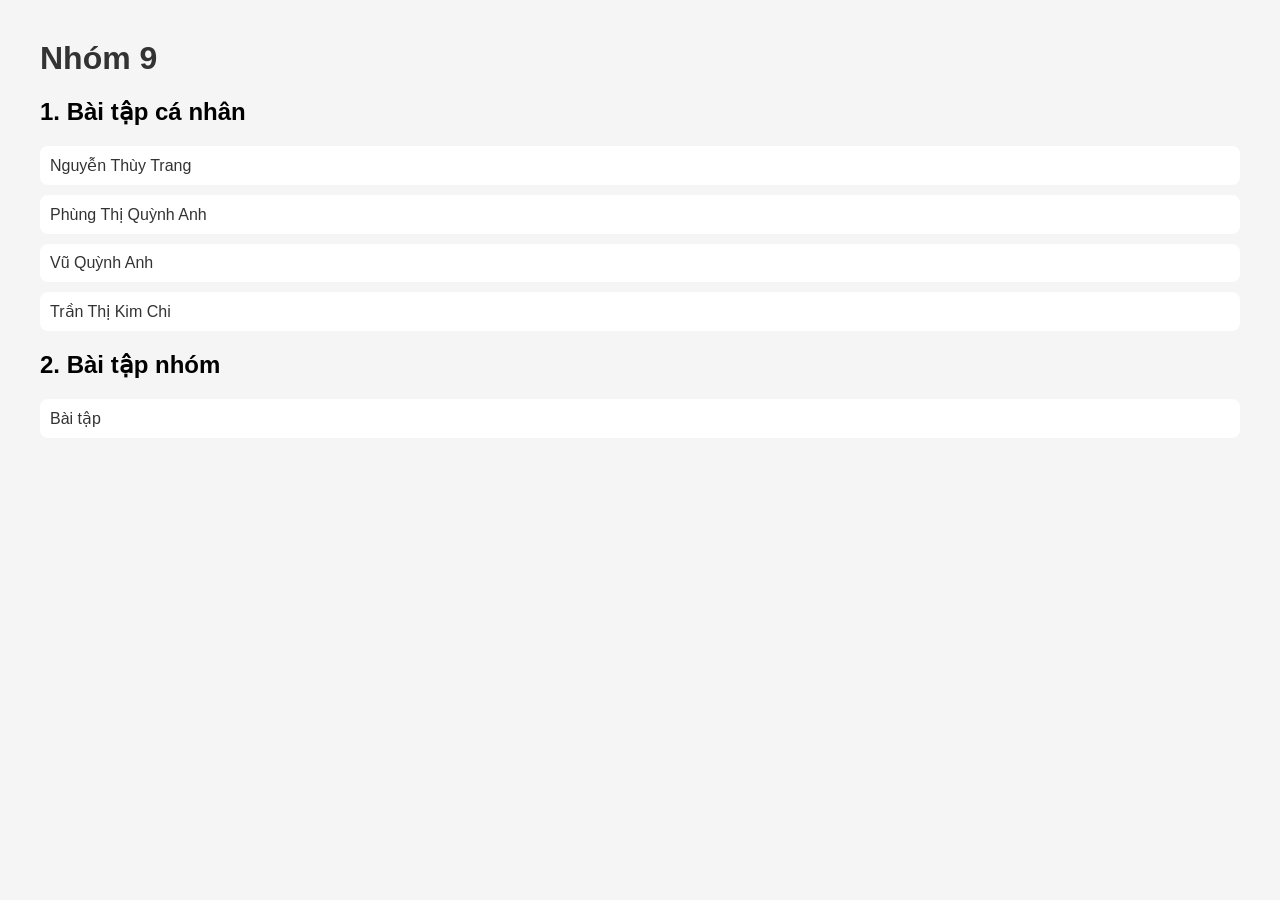
<file: index.html>
<!DOCTYPE html>
<html lang="en">
<head>
    <meta charset="UTF-8">
    <meta name="viewport" content="width=device-width, initial-scale=1.0">

    <title>Hệ thống bài tập Lập trình Web</title>

    <link rel="stylesheet" href="css/style.css">
</head>
<body>

    <h1>Nhóm 9</h1>

    <div class="section">
        <h2>1. Bài tập cá nhân</h2>
        <div class="task-list">
            <a href="NguyenThuyTrang/index.html">Nguyễn Thùy Trang</a>
            <a href="AnhPhungThiQuynh/index.html">Phùng Thị Quỳnh Anh</a>
            <a href="VuQuynhAnh/index.html">Vũ Quỳnh Anh</a>
            <a href="TranThiKimChi/index.html">Trần Thị Kim Chi</a>
        </div>
    </div>


    <div class="section">
        <h2>2. Bài tập nhóm</h2>
        <div class="task-list">
            <a href="tasks/group/about.html">Bài tập</a>
        </div>
    </div>
</body>
</html>
</file>
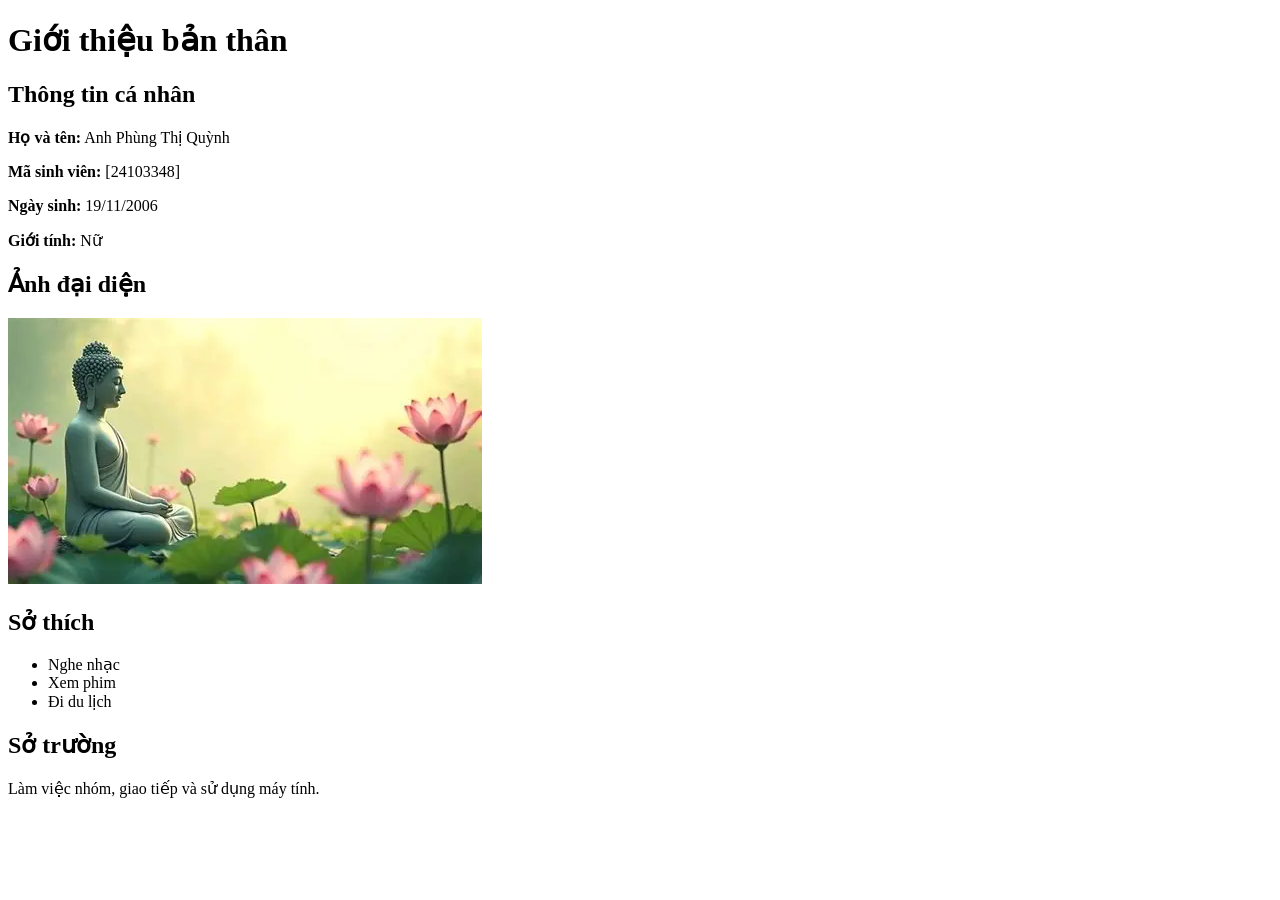
<file: AnhPhungThiQuynh/index.html>
<!DOCTYPE html>
<html lang="vi">
<head>
    <meta charset="UTF-8">
    <meta name="viewport" content="width=device-width, initial-scale=1.0">
    <title>Giới thiệu bản thân - Anh Phùng Thị Quỳnh</title>
</head>
<body>
    <h1>Giới thiệu bản thân</h1>

    <h2>Thông tin cá nhân</h2>
    <p><strong>Họ và tên:</strong> Anh Phùng Thị Quỳnh</p>
    <p><strong>Mã sinh viên:</strong> [24103348]</p>
    <p><strong>Ngày sinh:</strong> 19/11/2006</p>
    <p><strong>Giới tính:</strong> Nữ</p>

    <h2>Ảnh đại diện</h2>
    <img src="avatar.jpg" alt="Ảnh đại diện của Anh Phùng Thị Quỳnh">

    <h2>Sở thích</h2>
    <ul>
        <li>Nghe nhạc</li>
        <li>Xem phim</li>
        <li>Đi du lịch</li>
    </ul>

    <h2>Sở trường</h2>
    <p>Làm việc nhóm, giao tiếp và sử dụng máy tính.</p>
</body>
</html>
</file>
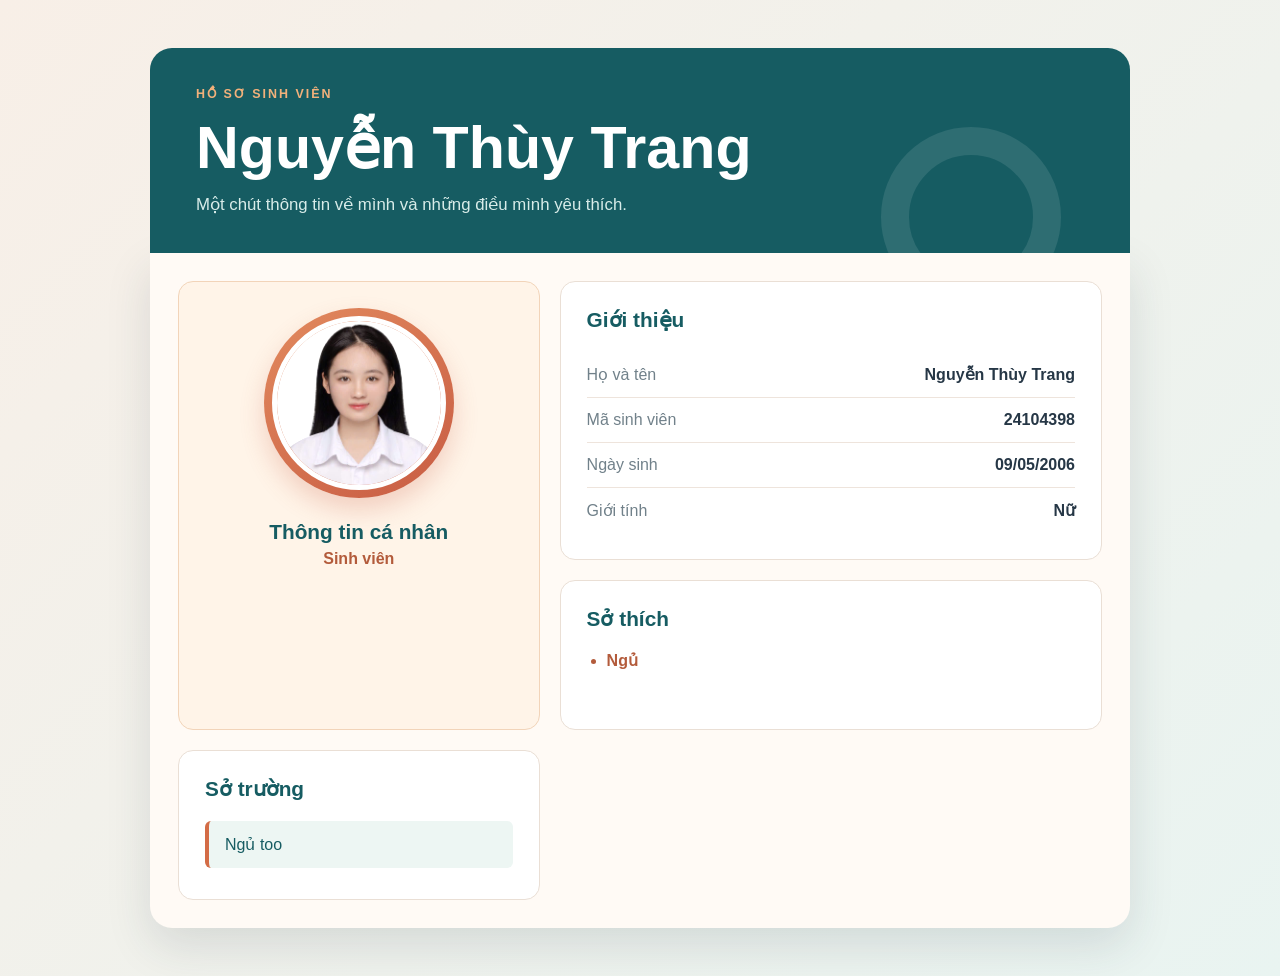
<file: NguyenThuyTrang/index.html>
<!DOCTYPE html>
<html lang="vi">
<head>
    <meta charset="UTF-8">
    <meta name="viewport" content="width=device-width, initial-scale=1.0">
    <title>Thông tin cá nhân</title>
    <link rel="stylesheet" href="../../css/style.css">
</head>

<body class="profile-page">

    <header class="profile-hero">
        <p class="profile-kicker">HỒ SƠ SINH VIÊN</p>
        <h1>Nguyễn Thùy Trang</h1>
        <p class="profile-intro">Một chút thông tin về mình và những điều mình yêu thích.</p>
    </header>

    <main class="profile-layout">
        <section class="profile-card profile-photo-card">
            <div class="photo-frame">
                <img src="avartar.jpg" alt="Ảnh đại diện của Nguyễn Thùy Trang">
            </div>
            <h2>Thông tin cá nhân</h2>
            <p class="profile-role">Sinh viên</p>
        </section>

        <section class="profile-card profile-details">
            <h2>Giới thiệu</h2>
            <div class="detail-list">
                <p><span>Họ và tên</span><strong>Nguyễn Thùy Trang</strong></p>
                <p><span>Mã sinh viên</span><strong>24104398</strong></p>
                <p><span>Ngày sinh</span><strong>09/05/2006</strong></p>
                <p><span>Giới tính</span><strong>Nữ</strong></p>
            </div>
        </section>

        <section class="profile-card profile-hobby">
            <h2>Sở thích</h2>
            <ul>
                <li>Ngủ</li>
            </ul>
        </section>

        <section class="profile-card profile-strength">
            <h2>Sở trường</h2>
            <p>Ngủ too</p>
        </section>
    </main>

</body>
</html>
</file>
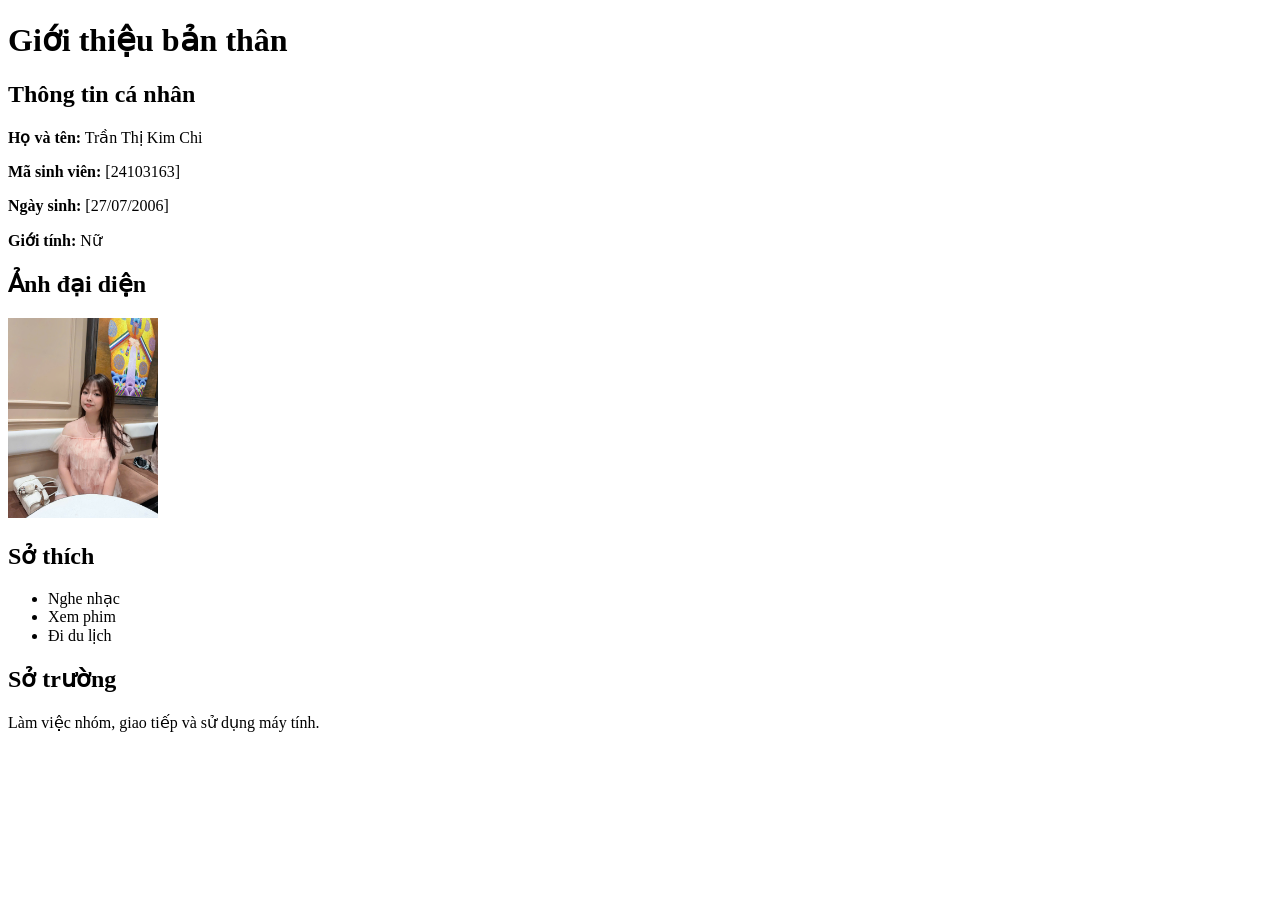
<file: TranThiKimChi/index.html>
<!DOCTYPE html>
<html lang="vi">
<head>
    <meta charset="UTF-8">
    <meta name="viewport" content="width=device-width, initial-scale=1.0">
    <title>Giới thiệu bản thân - Trần Thị Kim Chi</title>
</head>
<body>
    <h1>Giới thiệu bản thân</h1>

    <h2>Thông tin cá nhân</h2>
    <p><strong>Họ và tên:</strong> Trần Thị Kim Chi</p>
    <p><strong>Mã sinh viên:</strong> [24103163]</p>
    <p><strong>Ngày sinh:</strong> [27/07/2006]</p>
    <p><strong>Giới tính:</strong> Nữ</p>

    <h2>Ảnh đại diện</h2>
   <img src="avatar (1).jpg" alt="Ảnh đại diện của Trần Thị Kim Chi" width="150">

    <h2>Sở thích</h2>
    <ul>
        <li>Nghe nhạc</li>
        <li>Xem phim</li>
        <li>Đi du lịch</li>
    </ul>

    <h2>Sở trường</h2>
    <p>Làm việc nhóm, giao tiếp và sử dụng máy tính.</p>
</body>
</html>
</file>
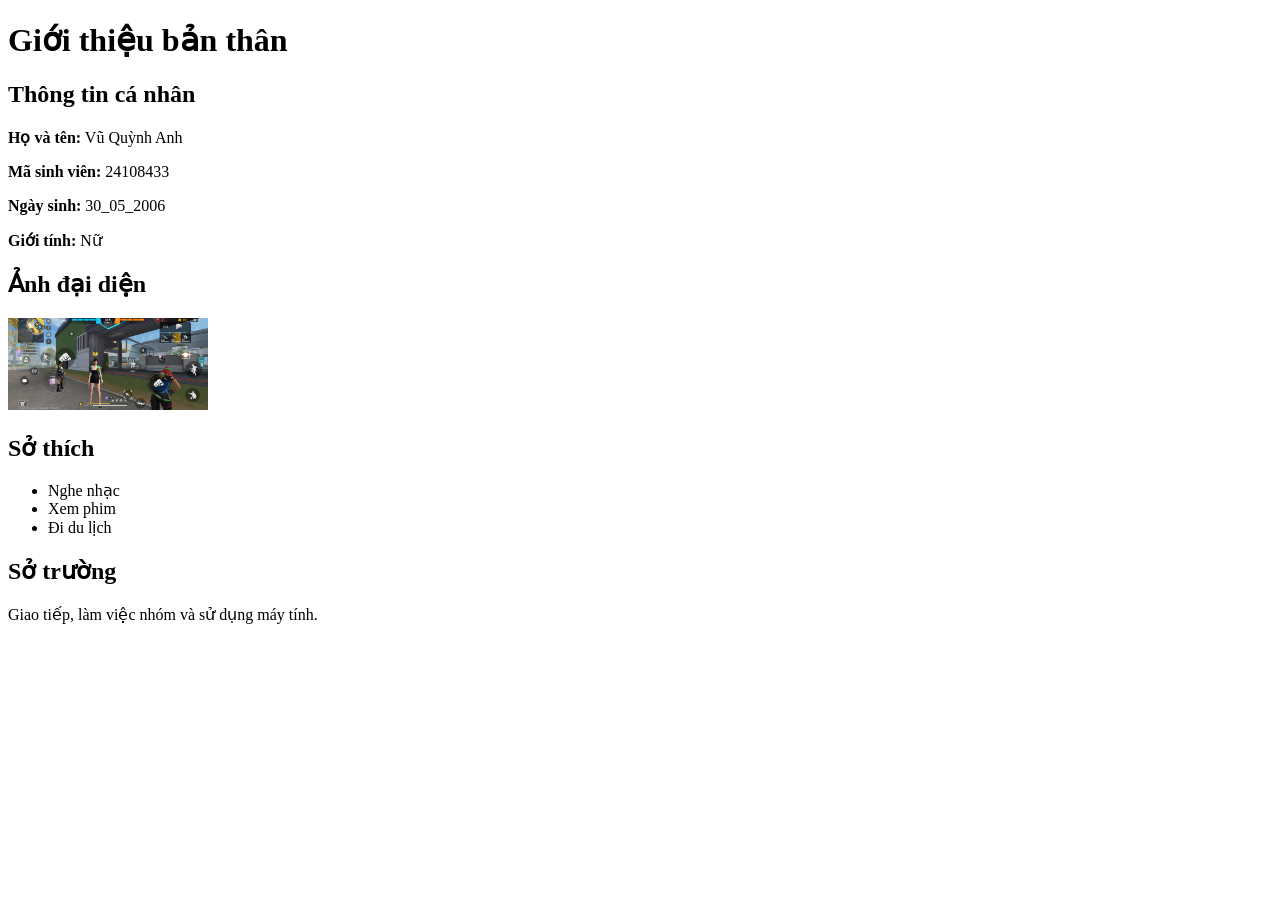
<file: VuQuynhAnh/index.html>
<!DOCTYPE html>
<html lang="vi">
<head>
    <meta charset="UTF-8">
    <meta name="viewport" content="width=device-width, initial-scale=1.0">
    <title>Giới thiệu bản thân - Vũ Quỳnh Anh</title>
</head>
<body>
    <h1>Giới thiệu bản thân</h1>

    <h2>Thông tin cá nhân</h2>
    <p><strong>Họ và tên:</strong> Vũ Quỳnh Anh</p>
    <p><strong>Mã sinh viên:</strong> 24108433</p>
    <p><strong>Ngày sinh:</strong> 30_05_2006</p>
    <p><strong>Giới tính:</strong> Nữ</p>

    <h2>Ảnh đại diện</h2>
    <img src="avatar.jpg.jpg" alt="Ảnh đại diện của Vũ Quỳnh Anh" width="200">

    <h2>Sở thích</h2>
    <ul>
        <li>Nghe nhạc</li>
        <li>Xem phim</li>
        <li>Đi du lịch</li>
    </ul>

    <h2>Sở trường</h2>
    <p>Giao tiếp, làm việc nhóm và sử dụng máy tính.</p>
</body>
</html>
</file>
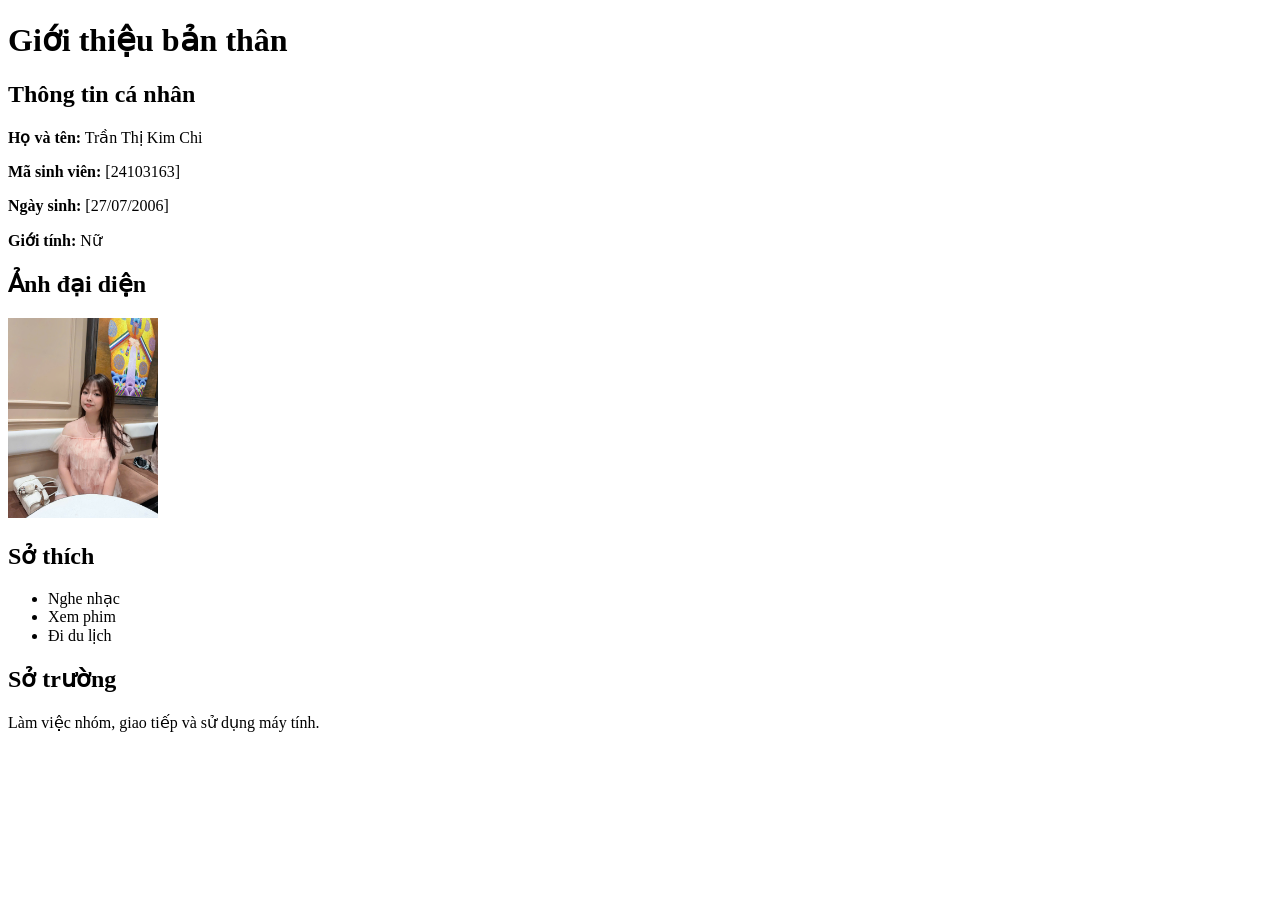
<file: TranThiKimChi/index_KimChi.html>
<!DOCTYPE html>
<html lang="vi">
<head>
    <meta charset="UTF-8">
    <meta name="viewport" content="width=device-width, initial-scale=1.0">
    <title>Giới thiệu bản thân - Trần Thị Kim Chi</title>
</head>
<body>
    <h1>Giới thiệu bản thân</h1>

    <h2>Thông tin cá nhân</h2>
    <p><strong>Họ và tên:</strong> Trần Thị Kim Chi</p>
    <p><strong>Mã sinh viên:</strong> [24103163]</p>
    <p><strong>Ngày sinh:</strong> [27/07/2006]</p>
    <p><strong>Giới tính:</strong> Nữ</p>

    <h2>Ảnh đại diện</h2>
    <img src="avatar.jpg" alt="Ảnh đại diện của Trần Thị Kim Chi" width="150">

    <h2>Sở thích</h2>
    <ul>
        <li>Nghe nhạc</li>
        <li>Xem phim</li>
        <li>Đi du lịch</li>
    </ul>

    <h2>Sở trường</h2>
    <p>Làm việc nhóm, giao tiếp và sử dụng máy tính.</p>
</body>
</html>
</file>
<file: css/style.css>
body {
    font-family: Arial, sans-serif;
    margin: 40px;
    background: #f5f5f5;
}

h1 {
    color: #333;
}

.task-list {
    display: flex;
    flex-direction: column;
    gap: 10px;
}

.task-list a {
    padding: 10px;
    background: white;
    border-radius: 8px;
    text-decoration: none;
    color: #333;
    transition: 0.2s;
}

.task-list a:hover {
    background: #007BFF;
    color: white;
}

.btn {
    display: inline-block;
    padding: 10px 15px;
    background: #ff6600;
    color: white;
    text-decoration: none;
    border-radius: 6px;
}

.btn:hover {
    background: #cc5200;
}

/* Group introduction page */
.about-page {
    min-height: 100vh;
    margin: 0;
    padding: 48px 24px;
    color: #233746;
    background: linear-gradient(135deg, #eef8f7 0%, #f8f4ec 100%);
}

.about-page header,
.about-page main {
    width: min(100%, 1080px);
    margin: 0 auto;
}

.about-page header {
    padding: 42px 48px;
    color: white;
    background: linear-gradient(120deg, #125c67, #2b8a78);
    border-radius: 18px;
    box-shadow: 0 16px 36px rgba(18, 92, 103, 0.2);
}

.about-page header h1 {
    margin: 0 0 10px;
    color: white;
    font-size: clamp(2.2rem, 6vw, 4.5rem);
    letter-spacing: 0.04em;
}

.about-page header p {
    margin: 0;
    font-size: 1.1rem;
}

.about-page section {
    margin-top: 32px;
    padding: 28px;
    background: rgba(255, 255, 255, 0.84);
    border: 1px solid rgba(18, 92, 103, 0.12);
    border-radius: 14px;
    box-shadow: 0 8px 24px rgba(35, 55, 70, 0.07);
}

.about-page section h2 {
    margin-top: 0;
    color: #125c67;
}

.about-page .member-list {
    display: grid;
    grid-template-columns: repeat(2, minmax(0, 1fr));
    gap: 10px 32px;
    margin: 0;
    padding-left: 22px;
}

.about-page .members {
    display: grid;
    grid-template-columns: repeat(4, minmax(0, 1fr));
    gap: 18px;
}

.about-page .member {
    display: flex;
    flex-direction: column;
    padding: 20px;
    background: #ffffff;
    border: 1px solid #dce8e6;
    border-radius: 12px;
    transition: transform 0.2s ease, box-shadow 0.2s ease;
}

.about-page .member:hover {
    transform: translateY(-5px);
    box-shadow: 0 12px 22px rgba(18, 92, 103, 0.14);
}

.about-page .member img {
    width: 100px;
    height: 100px;
    margin-bottom: 14px;
    border: 4px solid #d9efea;
    border-radius: 50%;
    object-fit: cover;
}

.about-page .member h3 {
    min-height: 44px;
    margin: 0 0 8px;
    color: #125c67;
}

.about-page .member p {
    flex: 1;
    line-height: 1.55;
}

.about-page .member a {
    width: fit-content;
    color: #c45b35;
    font-weight: bold;
}

.about-page table {
    width: 100%;
    border-collapse: collapse;
    overflow: hidden;
    background: white;
    border-radius: 10px;
}

.about-page th,
.about-page td {
    padding: 14px 16px;
    border-bottom: 1px solid #dce8e6;
    text-align: left;
}

.about-page th {
    color: white;
    background: #176b70;
}

.about-page tr:last-child td {
    border-bottom: 0;
}

.about-page form {
    display: grid;
    gap: 8px;
    max-width: 520px;
}

.about-page input {
    padding: 12px 14px;
    font: inherit;
    border: 1px solid #bfd4d2;
    border-radius: 7px;
}

.about-page input:focus {
    outline: 3px solid rgba(43, 138, 120, 0.2);
    border-color: #2b8a78;
}

.about-page input[type="submit"] {
    margin-top: 8px;
    color: white;
    background: #c45b35;
    border: 0;
    cursor: pointer;
    transition: background 0.2s ease;
}

.about-page input[type="submit"]:hover {
    background: #a8492a;
}

@media (max-width: 850px) {
    .about-page .members {
        grid-template-columns: repeat(2, minmax(0, 1fr));
    }
}

@media (max-width: 560px) {
    .about-page {
        padding: 20px 12px;
    }

    .about-page header,
    .about-page section {
        padding: 24px 18px;
    }

    .about-page .member-list,
    .about-page .members {
        grid-template-columns: 1fr;
    }

    .about-page table {
        font-size: 0.9rem;
    }

    .about-page th,
    .about-page td {
        padding: 10px 8px;
    }
}

/* Refined personal profile layout */
.profile-page {
    box-sizing: border-box;
    min-height: 100vh;
    margin: 0;
    padding: 56px 24px;
    color: #263746;
    background: #f3eee7;
}

.profile-page *,
.profile-page *::before,
.profile-page *::after {
    box-sizing: inherit;
}

.profile-hero,
.profile-layout {
    width: min(100%, 980px);
    margin: 0 auto;
}

.profile-hero {
    position: relative;
    overflow: hidden;
    padding: 38px 46px;
    color: white;
    background: #165c62;
    border-radius: 22px 22px 0 0;
}

.profile-hero::after {
    position: absolute;
    right: 7%;
    bottom: -54px;
    width: 180px;
    height: 180px;
    content: "";
    border: 28px solid rgba(255, 255, 255, 0.1);
    border-radius: 50%;
}

.profile-kicker {
    position: relative;
    z-index: 1;
    margin: 0 0 12px;
    color: #f2b17b;
    font-size: 0.78rem;
    font-weight: bold;
    letter-spacing: 0.16em;
}

.profile-hero h1 {
    position: relative;
    z-index: 1;
    margin: 0;
    color: white;
    font-size: clamp(2rem, 5vw, 3.7rem);
}

.profile-intro {
    position: relative;
    z-index: 1;
    max-width: 460px;
    margin: 12px 0 0;
    color: #d8ece9;
    font-size: 1.05rem;
}

.profile-layout {
    display: grid;
    grid-template-columns: 0.9fr 1.35fr;
    gap: 20px;
    padding: 28px;
    background: #fffaf5;
    border-radius: 0 0 22px 22px;
    box-shadow: 0 18px 45px rgba(38, 55, 70, 0.13);
}

.profile-card {
    padding: 26px;
    background: white;
    border: 1px solid #eadfd5;
    border-radius: 15px;
}

.profile-card h2 {
    margin: 0 0 20px;
    color: #165c62;
    font-size: 1.3rem;
}

.profile-photo-card {
    grid-row: span 2;
    text-align: center;
    background: #fff4e8;
    border-color: #f2d4b9;
}

.photo-frame {
    width: 190px;
    height: 190px;
    margin: 0 auto 22px;
    padding: 8px;
    background: linear-gradient(145deg, #e28a5e, #c85c43);
    border-radius: 50%;
    box-shadow: 0 12px 24px rgba(200, 92, 67, 0.24);
}

.photo-frame img {
    display: block;
    width: 100%;
    height: 100%;
    border: 5px solid white;
    border-radius: 50%;
    filter: brightness(1.04) contrast(1.03) saturate(0.94);
    object-fit: cover;
    object-position: center 28%;
}

.profile-photo-card h2 {
    margin-bottom: 6px;
}

.profile-role {
    margin: 0;
    color: #b35b3b;
    font-weight: bold;
}

.detail-list {
    display: grid;
    gap: 0;
}

.detail-list p {
    display: flex;
    justify-content: space-between;
    gap: 20px;
    margin: 0;
    padding: 13px 0;
    border-bottom: 1px solid #eee4dc;
}

.detail-list p:last-child {
    border-bottom: 0;
}

.detail-list span {
    color: #71818a;
}

.detail-list strong {
    color: #263746;
    text-align: right;
}

.profile-hobby,
.profile-strength {
    min-height: 150px;
}

.profile-hobby ul {
    margin: 0;
    padding-left: 20px;
}

.profile-hobby li {
    color: #b35b3b;
    font-weight: bold;
}

.profile-strength p {
    margin: 0;
    padding: 14px 16px;
    color: #165c62;
    background: #edf6f3;
    border-left: 4px solid #d36c46;
    border-radius: 6px;
}

@media (max-width: 650px) {
    .profile-page {
        padding: 20px 12px;
    }

    .profile-hero {
        padding: 30px 24px;
        border-radius: 16px 16px 0 0;
    }

    .profile-layout {
        grid-template-columns: 1fr;
        padding: 16px;
        border-radius: 0 0 16px 16px;
    }

    .profile-photo-card {
        grid-row: auto;
    }

    .photo-frame {
        width: 160px;
        height: 160px;
    }

    .profile-card {
        padding: 22px 18px;
    }
}

/* Personal profile page */
.profile-page {
    min-height: 100vh;
    margin: 0;
    padding: 48px 24px;
    color: #263746;
    background: linear-gradient(135deg, #f8efe7 0%, #e9f4f1 100%);
}

.profile-page > h1,
.profile-page > p,
.profile-page > h2,
.profile-page > img,
.profile-page > ul {
    width: min(100%, 860px);
    margin-right: auto;
    margin-left: auto;
}

.profile-page > h1 {
    margin-top: 0;
    margin-bottom: 8px;
    padding: 32px 40px 0;
    color: #155e63;
    font-size: clamp(2rem, 5vw, 3.6rem);
}

.profile-page > p {
    box-sizing: border-box;
    margin-top: 0;
    margin-bottom: 0;
    padding: 11px 40px;
    background: rgba(255, 255, 255, 0.82);
    border-left: 4px solid #d36c46;
}

.profile-page > p:first-of-type {
    padding-top: 28px;
    border-radius: 12px 12px 0 0;
}

.profile-page > p:nth-of-type(4) {
    padding-bottom: 28px;
    border-radius: 0 0 12px 12px;
    box-shadow: 0 12px 28px rgba(38, 55, 70, 0.08);
}

.profile-page > h2 {
    margin-top: 34px;
    margin-bottom: 14px;
    color: #155e63;
    font-size: 1.35rem;
}

.profile-page > img {
    display: block;
    width: 220px;
    height: 220px;
    margin-top: 0;
    border: 8px solid white;
    border-radius: 50%;
    object-fit: cover;
    box-shadow: 0 14px 30px rgba(21, 94, 99, 0.2);
}

.profile-page > ul {
    box-sizing: border-box;
    margin-top: 0;
    padding: 20px 20px 20px 42px;
    background: white;
    border-radius: 10px;
    box-shadow: 0 8px 20px rgba(38, 55, 70, 0.07);
}

.profile-page > ul li {
    padding: 5px 0;
}

.profile-page > h2:last-of-type + p {
    box-sizing: border-box;
    margin-top: 0;
    padding: 18px 22px;
    color: #155e63;
    background: white;
    border-radius: 10px;
    box-shadow: 0 8px 20px rgba(38, 55, 70, 0.07);
}

@media (max-width: 560px) {
    .profile-page {
        padding: 20px 14px;
    }

    .profile-page > h1 {
        padding: 24px 20px 0;
        font-size: 2.2rem;
    }

    .profile-page > p {
        padding-right: 20px;
        padding-left: 20px;
    }

    .profile-page > img {
        width: 170px;
        height: 170px;
    }
}
</file>
